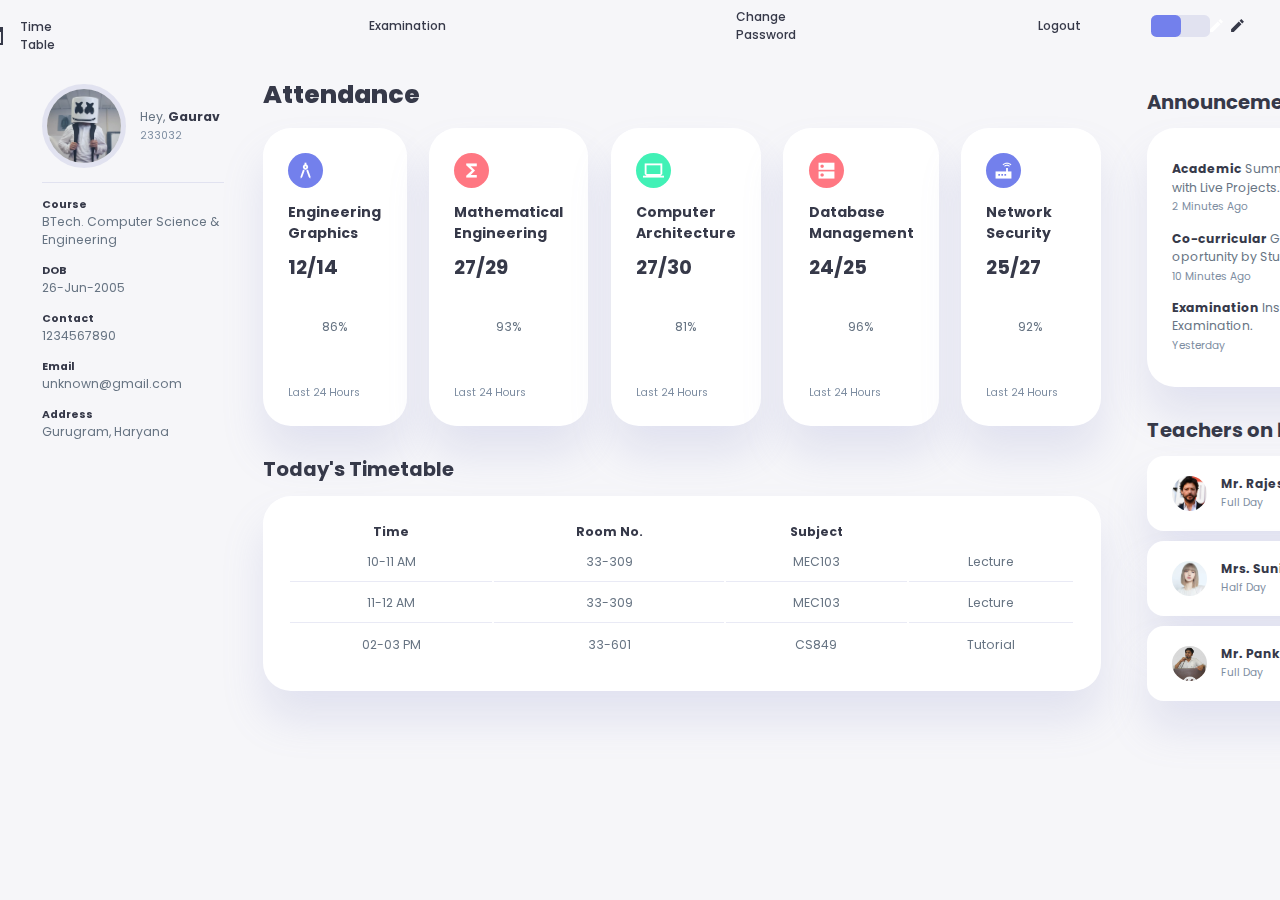
<file: index.html>
<!DOCTYPE html>
<html lang="en">

<head>
    <meta charset="UTF-8">
    <meta http-equiv="X-UA-Compatible" content="IE=edge">
    <meta name="viewport" content="width=device-width, initial-scale=1.0">
    <title>Student Dashboard</title>
    <link rel="shortcut icon" href="./images/LOGO1 (2).png">
    <link href="https://fonts.googleapis.com/icon?family=Material+Icons+Sharp" rel="stylesheet">
    <link rel="stylesheet" href="style.css">
</head>

<body>
    <header>
        <div class="logo" title="University Management System">
            <img src="./images/LOGO1 (2).png" alt="">
            <h2>Origin<span class="danger">Coder</span></h2>
        </div>
        <div class="navbar">
            <a href="index.html" class="active">
                <span class="material-icons-sharp">home</span>
                <h3>Home</h3>
            </a>
            <a href="timetable.html" onclick="timeTableAll()">
                <span class="material-icons-sharp">today</span>
                <h3>Time Table</h3>
            </a>
            <a href="exam.html">
                <span class="material-icons-sharp">grid_view</span>
                <h3>Examination</h3>
            </a>
            <a href="password.html">
                <span class="material-icons-sharp">password</span>
                <h3>Change Password</h3>
            </a>
            <a href="#">
                <span class="material-icons-sharp" onclick="">logout</span>
                <h3>Logout</h3>
            </a>
        </div>
        <div id="profile-btn">
            <span class="material-icons-sharp">person</span>
        </div>
        <div class="theme-toggler">
            <span class="material-icons-sharp active">light_mode</span>
            <span class="material-icons-sharp">dark_mode</span>
        </div>

    </header>
    <div class="container">
        <aside>
            <div class="profile">
                <div class="top">
                    <div class="profile-photo">
                        <img src="./images/profile-1.jpg" alt="">
                    </div>
                    <div class="info">
                        <p>Hey, <b>Gaurav</b> </p>
                        <small class="text-muted">233032</small>
                    </div>
                </div>
                <div class="about">
                    <h5>Course</h5>
                    <p>BTech. Computer Science & Engineering</p>
                    <h5>DOB</h5>
                    <p>26-Jun-2005</p>
                    <h5>Contact</h5>
                    <p>1234567890</p>
                    <h5>Email</h5>
                    <p>unknown@gmail.com</p>
                    <h5>Address</h5>
                    <p>Gurugram, Haryana</p>
                </div>
            </div>
        </aside>

        <main>
            <h1>Attendance</h1>
            <div class="subjects">
                <div class="eg">
                    <span class="material-icons-sharp">architecture</span>
                    <h3>Engineering Graphics</h3>
                    <h2>12/14</h2>
                    <div class="progress">
                        <!-- <svg><circle cx="38" cy="38" r="38"></circle></svg> -->
                        <div class="number">
                            <p>86%</p>
                        </div>
                    </div>
                    <small class="text-muted">Last 24 Hours</small>
                </div>
                <div class="mth">
                    <span class="material-icons-sharp">functions</span>
                    <h3>Mathematical Engineering</h3>
                    <h2>27/29</h2>
                    <div class="progress">
                        <!-- <svg><circle cx="38" cy="38" r="36"></circle></svg> -->
                        <div class="number">
                            <p>93%</p>
                        </div>
                    </div>
                    <small class="text-muted">Last 24 Hours</small>
                </div>
                <div class="cs">
                    <span class="material-icons-sharp">computer</span>
                    <h3>Computer Architecture</h3>
                    <h2>27/30</h2>
                    <div class="progress">
                        <!-- <svg><circle cx="38" cy="38" r="36"></circle></svg> -->
                        <div class="number">
                            <p>81%</p>
                        </div>
                    </div>
                    <small class="text-muted">Last 24 Hours</small>
                </div>
                <div class="cg">
                    <span class="material-icons-sharp">dns</span>
                    <h3>Database Management</h3>
                    <h2>24/25</h2>
                    <div class="progress">
                        <!-- <svg><circle cx="38" cy="38" r="36"></circle></svg> -->
                        <div class="number">
                            <p>96%</p>
                        </div>
                    </div>
                    <small class="text-muted">Last 24 Hours</small>
                </div>
                <div class="net">
                    <span class="material-icons-sharp">router</span>
                    <h3>Network Security</h3>
                    <h2>25/27</h2>
                    <div class="progress">
                        <!-- <svg><circle cx="38" cy="38" r="36"></circle></svg> -->
                        <div class="number">
                            <p>92%</p>
                        </div>
                    </div>
                    <small class="text-muted">Last 24 Hours</small>
                </div>
            </div>

            <div class="timetable" id="timetable">
                <div>
                    <span id="prevDay">&lt;</span>
                    <h2>Today's Timetable</h2>
                    <span id="nextDay">&gt;</span>
                </div>
                <span class="closeBtn" onclick="timeTableAll()">X</span>
                <table>
                    <thead>
                        <tr>
                            <th>Time</th>
                            <th>Room No.</th>
                            <th>Subject</th>
                            <th></th>
                        </tr>
                    </thead>
                    <tbody></tbody>
                </table>
            </div>
        </main>

        <div class="right">
            <div class="announcements">
                <h2>Announcements</h2>
                <div class="updates">
                    <div class="message">
                        <p> <b>Academic</b> Summer training internship with Live Projects.</p>
                        <small class="text-muted">2 Minutes Ago</small>
                    </div>
                    <div class="message">
                        <p> <b>Co-curricular</b> Global internship oportunity by Student organization.</p>
                        <small class="text-muted">10 Minutes Ago</small>
                    </div>
                    <div class="message">
                        <p> <b>Examination</b> Instructions for Mid Term Examination.</p>
                        <small class="text-muted">Yesterday</small>
                    </div>
                </div>
            </div>

            <div class="leaves">
                <h2>Teachers on leave</h2>
                <div class="teacher">
                    <div class="profile-photo"><img src="./images/profile-2.jpeg" alt=""></div>
                    <div class="info">
                        <h3>Mr. Rajesh Sharma</h3>
                        <small class="text-muted">Full Day</small>
                    </div>
                </div>
                <div class="teacher">
                    <div class="profile-photo"><img src="./images/profile-3.jpg" alt=""></div>
                    <div class="info">
                        <h3>Mrs. Sunita Yadav</h3>
                        <small class="text-muted">Half Day</small>
                    </div>
                </div>
                <div class="teacher">
                    <div class="profile-photo"><img src="./images/profile-4.jpg" alt=""></div>
                    <div class="info">
                        <h3>Mr. Pankaj Pandey</h3>
                        <small class="text-muted">Full Day</small>
                    </div>
                </div>
            </div>

        </div>
    </div>

    <script src="timeTable.js"></script>
    <script src="app.js"></script>
</body>

</html>
</file>
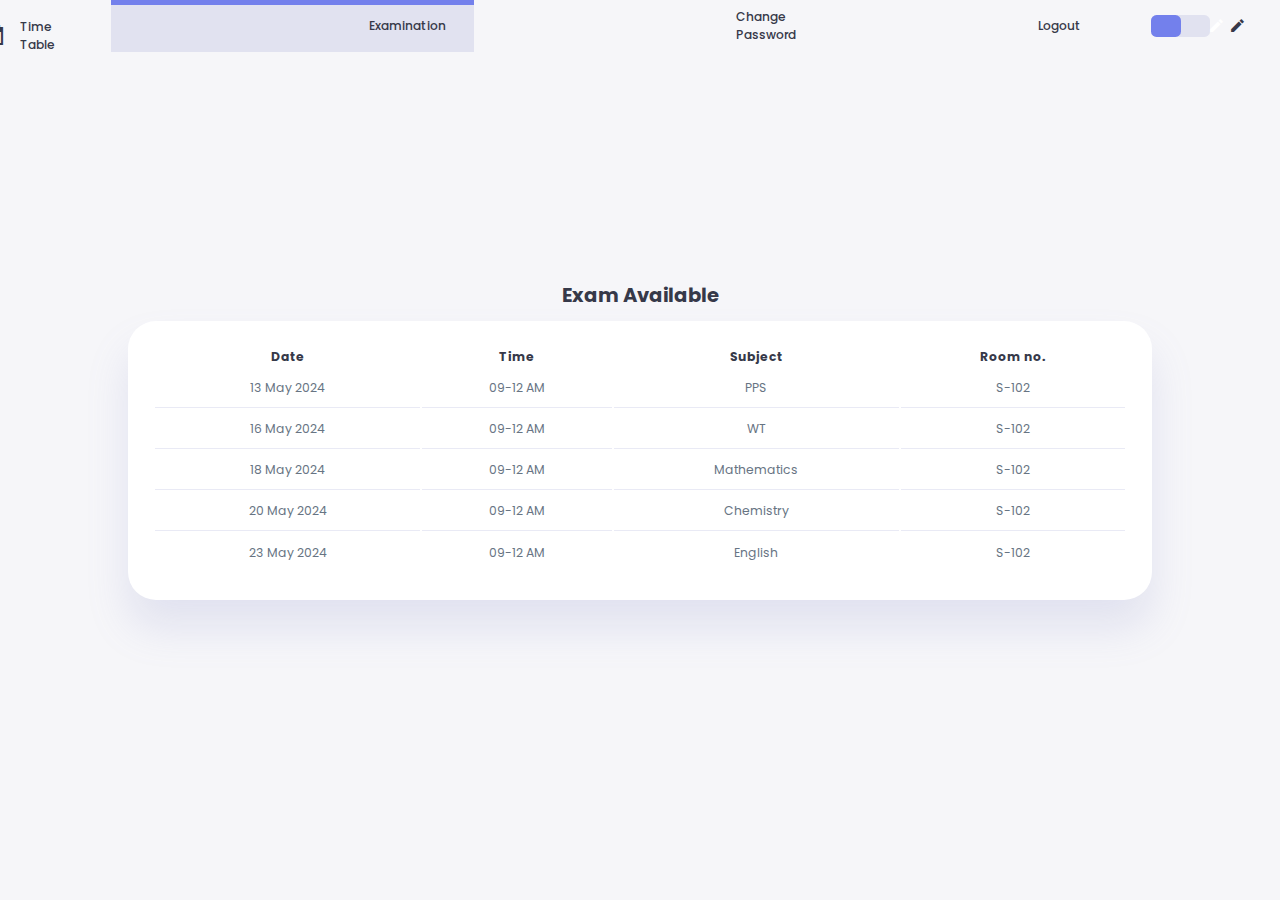
<file: exam.html>
<!DOCTYPE html>
<html lang="en">
<head>
    <meta charset="UTF-8">
    <meta http-equiv="X-UA-Compatible" content="IE=edge">
    <meta name="viewport" content="width=device-width, initial-scale=1.0">
    <title>Student Dashboard</title>
    <link href="https://fonts.googleapis.com/icon?family=Material+Icons+Sharp" rel="stylesheet">
    <link rel="shortcut icon" href="./images/LOGO1 (2).png">
    <link rel="stylesheet" href="style.css">

    <style>
        body{overflow: hidden;}
        header{position: relative;}
        .exam{
            display: flex;
            align-items: center;
            justify-content: center;
            flex-direction: column;
            height: 80vh;
            width: 80%;
            margin: auto;
        }
    </style>
</head>
<body>
    <header>
        <div class="logo">
            <img src="./images/LOGO1 (2).png" alt="">
            <h2>Origin<span class="danger">Coder</span></h2>
        </div>
        <div class="navbar">
            <a href="index.html">
                <span class="material-icons-sharp">home</span>
                <h3>Home</h3>
            </a>
            <a href="timetable.html" onclick="timeTableAll()">
                <span class="material-icons-sharp">today</span>
                <h3>Time Table</h3>
            </a> 
            <a href="exam.html" class="active">
                <span class="material-icons-sharp">grid_view</span>
                <h3>Examination</h3>
            </a>
            <a href="password.html">
                <span class="material-icons-sharp">password</span>
                <h3>Change Password</h3>
            </a>
            <a href="#">
                <span class="material-icons-sharp">logout</span>
                <h3>Logout</h3>
            </a>
        </div>
        <div id="profile-btn" style="display: none;">
            <span class="material-icons-sharp">person</span>
        </div>
        <div class="theme-toggler">
            <span class="material-icons-sharp active">light_mode</span>
            <span class="material-icons-sharp">dark_mode</span>
        </div>
    </header>

    <main>
        <div class="exam timetable">
            <h2>Exam Available</h2>
            <table>
                <thead>
                    <tr>
                        <th>Date</th>
                        <th>Time</th>
                        <th>Subject</th>
                        <th>Room no.</th>
                    </tr>
                </thead>
                <tbody>
                    <tr>
                        <td>13 May 2024</td>
                        <td>09-12 AM</td>
                        <td>PPS</td>
                        <td>S-102</td>
                    </tr>
                    <tr>
                        <td>16 May 2024</td>
                        <td>09-12 AM</td>
                        <td>WT</td>
                        <td>S-102</td>
                    </tr>
                    <tr>
                        <td>18 May 2024</td>
                        <td>09-12 AM</td>
                        <td>Mathematics</td>
                        <td>S-102</td>
                    </tr>
                    <tr>
                        <td>20 May 2024</td>
                        <td>09-12 AM</td>
                        <td>Chemistry</td>
                        <td>S-102</td>
                    </tr>
                    <tr>
                        <td>23 May 2024</td>
                        <td>09-12 AM</td>
                        <td>English</td>
                        <td>S-102</td>
                    </tr>
                </tbody>
            </table>
        </div>
    </main>
    </main>

</body>

<script src="app.js"></script>
</html>
</file>
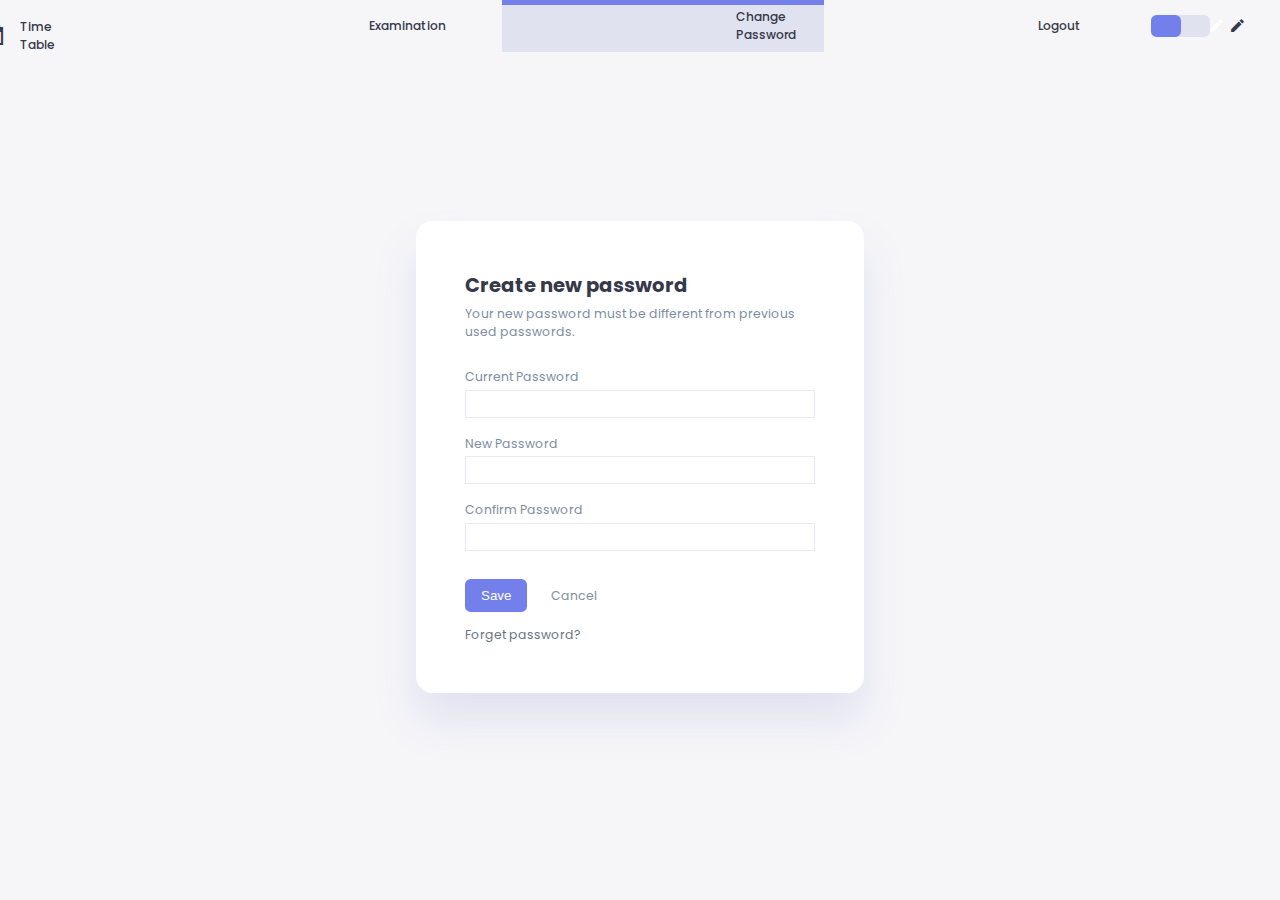
<file: password.html>
<!DOCTYPE html>
<html lang="en">
<head>
    <meta charset="UTF-8">
    <meta http-equiv="X-UA-Compatible" content="IE=edge">
    <meta name="viewport" content="width=device-width, initial-scale=1.0">
    <title>Student Dashboard</title>
    <link href="https://fonts.googleapis.com/icon?family=Material+Icons+Sharp" rel="stylesheet">
    <link rel="shortcut icon" href="./images/logo.png">
    <link rel="stylesheet" href="style.css">

    <style>
        header{position: relative;}
        .change-password-container{
            display: flex;
            align-items: center;
            justify-content: center;
            width: 100%;
            height: 90vh;
        }
        .change-password-container form{
            display: flex;
            flex-direction: column;
            justify-content: center;
            border-radius: var(--border-radius-2);
            padding : 3.5rem;
            background-color: var(--color-white);
            box-shadow: var(--box-shadow);
            width: 95%;
            max-width: 32rem;
        }
        .change-password-container form:hover{box-shadow: none;}
        .change-password-container form input[type=password]{
            border: none;
            outline: none;
            border: 1px solid var(--color-light);
            background: transparent;
            height: 2rem;
            width: 100%;
            padding: 0 .5rem;
        }
        .change-password-container form .box{
            padding: .5rem 0;
        }
        .change-password-container form .box p{
            line-height: 2;
        }
        .change-password-container form h2+p{margin: .4rem 0 1.2rem 0;} 
        .btn{
            background: none;
            border: none;
            border: 2px solid var(--color-primary) !important;
            border-radius: var(--border-radius-1);
            padding: .5rem 1rem;
            color: var(--color-white);
            background-color: var(--color-primary);
            cursor: pointer;
            margin: 1rem 1.5rem 1rem 0;
            margin-top: 1.5rem;
        }
        .btn:hover{
            color: var(--color-primary);
            background-color: transparent;
        }
    </style>

</head>
<body>
    <header>
        <div class="logo">
            <img src="./images/logo.png" alt="">
            <h2>U<span class="danger">M</span>S</h2>
        </div>
        <div class="navbar">
            <a href="index.html">
                <span class="material-icons-sharp">home</span>
                <h3>Home</h3>
            </a>
            <a href="timetable.html" onclick="timeTableAll()">
                <span class="material-icons-sharp">today</span>
                <h3>Time Table</h3>
            </a> 
            <a href="exam.html">
                <span class="material-icons-sharp">grid_view</span>
                <h3>Examination</h3>
            </a>
            <a href="password.html" class="active">
                <span class="material-icons-sharp">password</span>
                <h3>Change Password</h3>
            </a>
            <a href="#">
                <span class="material-icons-sharp">logout</span>
                <h3>Logout</h3>
            </a>
        </div>
        <div id="profile-btn" style="display: none;">
            <span class="material-icons-sharp">person</span>
        </div>
        <div class="theme-toggler">
            <span class="material-icons-sharp active">light_mode</span>
            <span class="material-icons-sharp">dark_mode</span>
        </div>
    </header>

    <div class="change-password-container">
        <form action="">
            <h2>Create new password</h2>
            <p class="text-muted">Your new password must be different from previous used passwords.</p>
            <div class="box">
                <p class="text-muted">Current Password</p>
                <input type="password" id="currentpass">
            </div>
            <div class="box">
                <p class="text-muted">New Password</p>
                <input type="password" id="newpass">
            </div>
            <div class="box">
                <p class="text-muted">Confirm Password</p>
                <input type="password" id="confirmpass">
            </div>
            <div class="button">
                <input type="submit" value="Save" class="btn">
                <a href="index.html" class="text-muted">Cancel</a>
            </div>
            <a href="#"><p>Forget password?</p></a>
        </form>    
    </div>

</body>

<script src="app.js"></script>

</html>
</file>
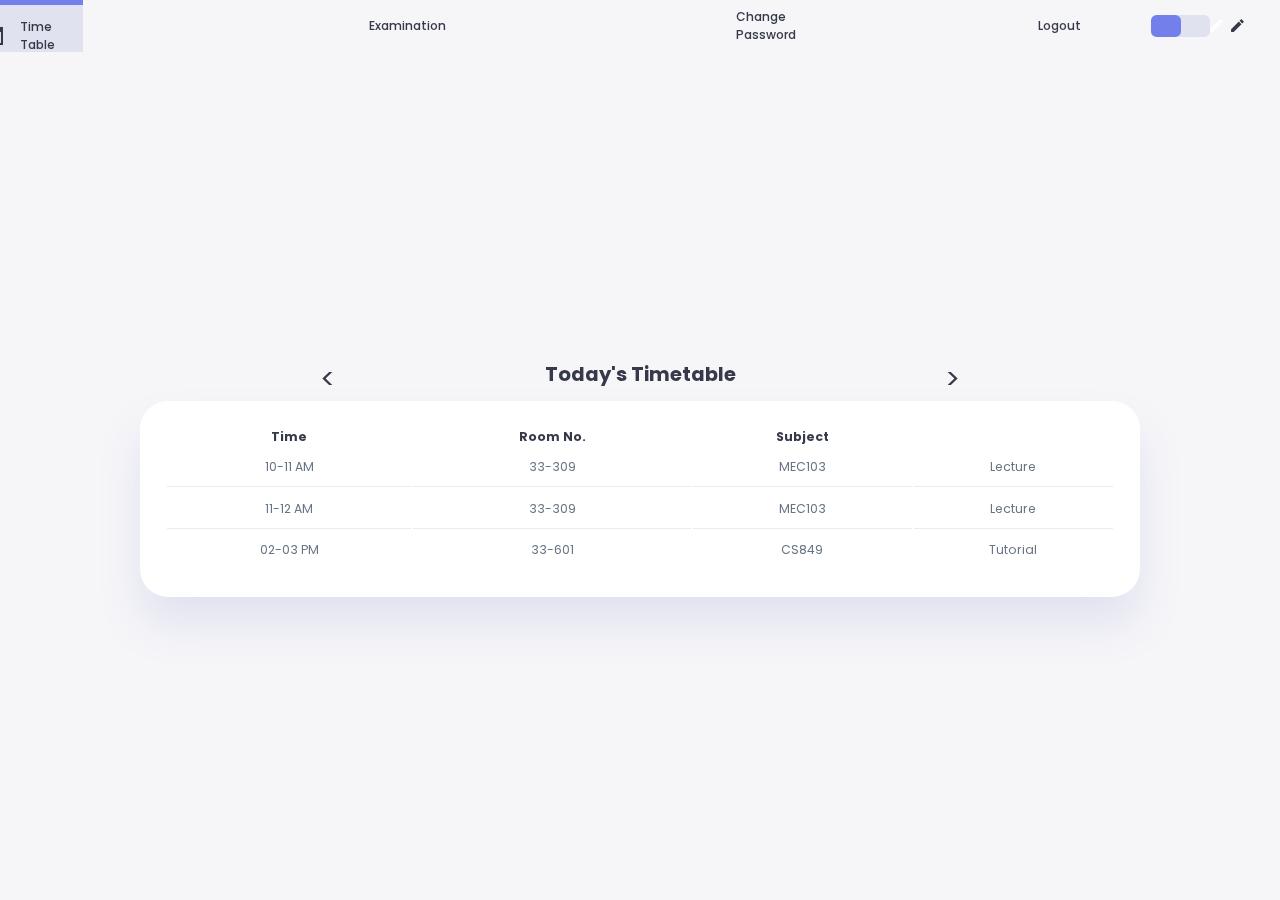
<file: timetable.html>
<!DOCTYPE html>
<html lang="en">
<head>
    <meta charset="UTF-8">
    <meta http-equiv="X-UA-Compatible" content="IE=edge">
    <meta name="viewport" content="width=device-width, initial-scale=1.0">
    <title>Student Dashboard</title>
    <link href="https://fonts.googleapis.com/icon?family=Material+Icons+Sharp" rel="stylesheet">
    <link rel="shortcut icon" href="./images/logo.png">
    <link rel="stylesheet" href="style.css">
</head>
<body>
    <header>
        <div class="logo">
            <img src="./images/logo.png" alt="">
            <h2>U<span class="danger">M</span>S</h2>
        </div>
        <div class="navbar">
            <a href="index.html">
                <span class="material-icons-sharp">home</span>
                <h3>Home</h3>
            </a>
            <a href="timetable.html" class="active" onclick="timeTableAll()">
                <span class="material-icons-sharp">today</span>
                <h3>Time Table</h3>
            </a> 
            <a href="exam.html">
                <span class="material-icons-sharp">grid_view</span>
                <h3>Examination</h3>
            </a>
            <a href="password.html">
                <span class="material-icons-sharp">password</span>
                <h3>Change Password</h3>
            </a>
            <a href="#">
                <span class="material-icons-sharp">logout</span>
                <h3>Logout</h3>
            </a>
        </div>
        <div id="profile-btn" style="display: none;">
            <span class="material-icons-sharp">person</span>
        </div>
        <div class="theme-toggler">
            <span class="material-icons-sharp active">light_mode</span>
            <span class="material-icons-sharp">dark_mode</span>
        </div>
        
    </header>

    <main style="margin: 0;">
        <div class="timetable active" id="timetable">
            <div>
                <span id="prevDay">&lt;</span>
                <h2>Today's Timetable</h2>
                <span id="nextDay">&gt;</span>
            </div>
            <table>
                <thead>
                    <tr>
                        <th>Time</th>
                        <th>Room No.</th>
                        <th>Subject</th>
                        <th></th>
                    </tr>
                </thead>
                <tbody></tbody>
            </table>
        </div>
    </main>

</body>

<script src="timeTable.js"></script>
<script src="app.js"></script>
</html>
</file>
<file: style.css>
@import url('https://fonts.googleapis.com/css2?family=Cairo:wght@200;300;400;500;600;700;800;900&family=Poppins:wght@300;400;500;600;700;800&display=swap');

:root{
    --color-primary: #7380ec;
    --color-danger: #ff7782;
    --color-success: #41f1b6;
    --color-warning: #ffbb55;
    --color-white: #fff;
    --color-info: #7d8da1;
    --color-dark: #363949;
    --color-light: rgba(132, 139, 200, 0.18);
    --color-dark-varient: #677483;
    --color-background: #f6f6f9;
    
    --card-border-radius: 2rem;
    --border-radius-1: 0.4rem;
    --border-radius-2: 1.2rem;

    --card-padding: 1.8rem;
    --box-shadow: 0 2rem 3rem var(--color-light)    
}

.dark-theme{
    --color-background: #181a1e;
    --color-white: #202528;
    --color-dark: #edeffd;
    --color-dark-varient: #a3bdcc;
    --color-light: rgba(0,0,0,0.4);
    --box-shadow: 0 2rem 3rem var(--color-light)
}


*{
    margin:0;
    padding: 0;
    text-decoration: none;
    list-style: none;
    box-sizing: border-box;
}

html{
    font-size: 14px;
    scroll-behavior: smooth;
}
body{
    font-family: 'Poppins', sans-serif;
    font-size: .88rem;
    background: var(--color-background);
    user-select: none;
    overflow-x: hidden;
    color: var(--color-dark);
}
*{
    color: var(--color-dark);
}
img{
    display: block;
    width: 100%;
}
h1{
    font-weight: 800;
    font-size: 1.8rem;
}
h2{font-size: 1.4rem;}
h3{font-size: .87rem;}
h4{font-size: .8rem;}
h5{font-size: .77rem;}
small{font-size: .75rem;}

.text-muted{color: var(--color-info);}
p{color: var(--color-dark-varient);}
b{color: var(--color-dark);}

.primary{color: var(--color-primary);}
.danger{color: var(--color-danger);}
.success{color: var(--color-success)}
.warning{color: var(--color-warning);}

.container{
    position: relative;
    display: grid;
    width: 93%;
    margin: 0 3rem;
    gap: 1.8rem;
    grid-template-columns: 14rem auto 23rem;
    padding-top: 4rem;
}
header h3{font-weight: 500;} 
header{
    position: fixed;
    width: 100vw;
    z-index: 1000;
    background-color: var(--color-background);
}
header.active{box-shadow: var(--box-shadow);}
header .logo{
    display: flex;
    gap: .8rem;
    margin-right: auto;
}
header .logo img{
    width: 2rem;
    height: 2rem;
}

header,
header .navbar{
    display: flex;
    align-items: center;
    justify-content: flex-end;
    padding: 0 3rem;
    color: var(--color-info);
}
header .navbar a{
    display: flex;
    margin-left: 2rem;
    gap: 1rem;
    align-items: center;
    justify-content: space-between;
    position: relative;
    height: 3.7rem;
    transition: all 300ms ease;
    padding: 0 2rem;
}
header .navbar a:hover {
    padding-top: 1.5rem;
}
header .navbar a.active{
    background: var(--color-light);
    color: var(--color-primary);
}
header .navbar a.active::before{
    content: "";
    background-color: var(--color-primary);
    position: absolute;
    height: 5px;
    width: 100%;
    left: 0;top: 0;
}
header #profile-btn{
    display: none;
    font-size: 2rem;
    margin: .5rem 2rem 0 0;
    cursor: pointer;
}
header .theme-toggler{
    background: var(--color-light);
    display: flex;
    justify-content: space-between;
    align-items: center;
    height: 1.6rem;
    width: 4.2rem;
    cursor: pointer;
    border-radius: var(--border-radius-1);
    margin-right: 2rem;
}
header .theme-toggler span{
    font-size: 1.2rem;
    width: 50%;
    height: 100%;
    display: flex;
    align-items: center;
    justify-content: center;
}
header .theme-toggler span.active{
    background-color: var(--color-primary);
    color: white;
    border-radius: var(--border-radius-1);
}

/* Profile section  */
aside .profile{
    margin-top: 2rem;
    width: 13rem;
    position: fixed;
}
aside .profile .top{
    display: flex;
    align-items: center;
    gap: 1rem;
    border-bottom: 1px solid var(--color-light);
    padding-bottom: 1rem;
}
aside .profile .top:hover .profile-photo{
    scale: 1.05;
}
aside .profile .top .profile-photo{
    width: 6rem;
    height: 6rem;
    border-radius: 50%;
    overflow: hidden;
    border: 5px solid var(--color-light);
    transition: all 400ms ease;
}
aside .profile .about p{
    padding-bottom: 1rem;
}
aside .profile .about{
    margin-top: 1rem;
}

/* Home Section  */
main{
    position: relative;
    margin-top: 1.4rem;
}
main .subjects{
    display: grid;
    grid-template-columns: repeat(5, 1fr);
    gap: 1.6rem;
}

main .subjects > div{
    background-color: var(--color-white);
    padding: var(--card-padding);
    border-radius: var(--card-border-radius);
    margin-top: 1rem;
    box-shadow: var(--box-shadow);
    transition: all 300ms ease;
}
main .subjects > div:hover{
    box-shadow: none;
}
main .subjects > div span{
    background-color: var(--color-primary);
    padding: .5rem;
    border-radius: 50%;
    color: var(--color-white);
    font-size: 1.5rem;
}
main .subjects > div.mth span,main .subjects > div.cg span{background: var(--color-danger);}
main .subjects > div.cs span{background: var(--color-success);}

main .subjects h3{
    margin: 1rem 0 0.6rem;
    font-size: 1rem;
}
main .subjects .progress{
    position: relative;
    width: 89px;
    height: 89px;
    border-radius: 50%;
    margin: auto;
}
main .subjects svg circle{
    fill: none;
    stroke: var(--color-primary);
    stroke-width: 8;
    stroke-linecap: round;
    transform: translate(5px, 5px);
    stroke-dasharray: 110;
    stroke-dashoffset: 92;
}
main .subjects .eg svg circle{
    stroke-dashoffset: 25;
    stroke-dasharray: 210;
}
main .subjects .mth svg circle{
    stroke-dashoffset: 7;
    stroke-dasharray: 210;
}
main .subjects .cs svg circle{
    stroke-dashoffset: 35;
    stroke-dasharray: 210;
}
main .subjects .cg svg circle{
    stroke-dashoffset: 0;
    stroke-dasharray: 210;
}
main .subjects .net svg circle{
    stroke-dashoffset: 5;
    stroke-dasharray: 210;
}
main .subjects .progress .number{
    position: absolute;
    top: 0;left: 0;
    height: 100%;
    width: 100%;
    display: flex;
    justify-content: center;
    align-items: center;
}
main .subjects small{
    margin-top: 1rem;
    display: block;
}
main .timetable{
    margin-top: 2rem;
}
main .timetable h2{
    margin-bottom: .8rem;
}
main .timetable table{
    background-color: var(--color-white);
    width: 100%;
    border-radius: var(--card-border-radius);
    padding: var(--card-padding);
    text-align: center;
    box-shadow: var(--box-shadow);
    transition: all 300ms ease;
}
main .timetable span{display: none;}
main .timetable table:hover{box-shadow: none;}
main table tbody td{
    height: 2.8rem;
    border-bottom: 1px solid var(--color-light);
    color: var(--color-dark-varient);
}
main table tbody tr:last-child td{border: none;}

main .timetable.active{
    width: 100%;
    height: 100vh;
    position: fixed;
    top: 0;left: 0;
    display: flex;
    flex-direction: column;
    align-items: center;
    justify-content: center;
}
main .timetable.active h2{
    color: var(--color-dark);
}
main .timetable.active table{
    width: 90%;
    max-width: 1000px;
    position: relative;
}
main .timetable.active span{
    display: block;
    font-size: 2rem;
    color: var(--color-dark);
    cursor: pointer;
}
.timetable div{
    position: relative;
    width: 50%;
    display: flex;
    align-items: center;
    justify-content: space-between;
}
main .timetable.active .closeBtn{
    position: absolute;
    top: 5%;right: 5%;
}


/* Right  */
.right{margin-top: 2.2rem;padding-left: 1.5rem;}

.right .announcements h2{margin-bottom: .8rem;}
.right .announcements .updates{
    background-color: var(--color-white);
    padding: var(--card-padding);
    border-radius: var(--card-border-radius);
    box-shadow: var(--box-shadow);
    transition: all 300ms ease;
}
.right .announcements .updates:hover{box-shadow: none;}
.right .announcements .updates .message{
    gap: 1rem;
    line-height: 1.5;
    padding: .5rem 0;
}

/* Teachers on leave  */
.right .leaves{margin-top: 2rem;}
.right .leaves h2{margin-bottom: .8rem;}
.right .leaves .teacher{
    background: var(--color-white);
    display: flex;
    align-items: center;
    gap: 1rem;
    margin-bottom: .7rem;
    padding: 1.4rem var(--card-padding);
    border-radius: var(--border-radius-2);
    transition: all 300ms ease;
    box-shadow: var(--box-shadow);
}
.right .profile-photo{
    width: 2.5rem;
    height: 2.5rem;
    border-radius: 50%;
    overflow: hidden;
}
.right .leaves .teacher:hover{box-shadow: none;}





/* MEDIA QUERIES  */
@media screen and (max-width: 1200px) {
    html{font-size: 12px;}
    .container{
        grid-template-columns: 13rem auto 20rem;
    }
    header{position: fixed;}
    .container{padding-top: 4rem;}
    header .logo h2{display: none;}
    header .navbar h3{display: none;}
    header .navbar a{width: 4.5rem; padding: 0 1rem;}

    main .subjects{
        grid-template-columns: repeat(2, 1fr);
        gap: 1;
    }
    main .timetable{
        width: 150%;
        position: absolute;
        padding: 4rem 0 0 0;
    }
}


@media screen and (max-width: 768px){
    html{font-size: 10px;}
    header{padding: 0 .8rem;}
    .container{width: 100%; grid-template-columns: 1fr;margin: 0;}
    header #profile-btn{display: inline;}
    header .navbar{padding: 0;}
    header .navbar a{margin: 0 .5rem 0 0;}
    header .theme-toggler{margin: 0;}
    aside{
        position: absolute;
        top: 4rem;left: 0;right: 0;
        background-color: var(--color-white);
        padding-left: 2rem;
        transform: translateX(-100%);
        z-index: 10;
        width:18rem;
        height: 100%;
        box-shadow: 1rem 3rem 4rem var(--color-light);
        transition: all 2s ease;
    }
    aside.active{
        transform: translateX(0);
    }
    main{padding: 0 2rem;}
    main .timetable{
        position: relative;
        margin: 3rem 0 0 0;
        width: 100%;
    }
    main .timetable table{
        width: 100%;
        margin: 0;
    }
    .right{
        width: 100%;
        padding: 2rem;
    }
}
</file>
